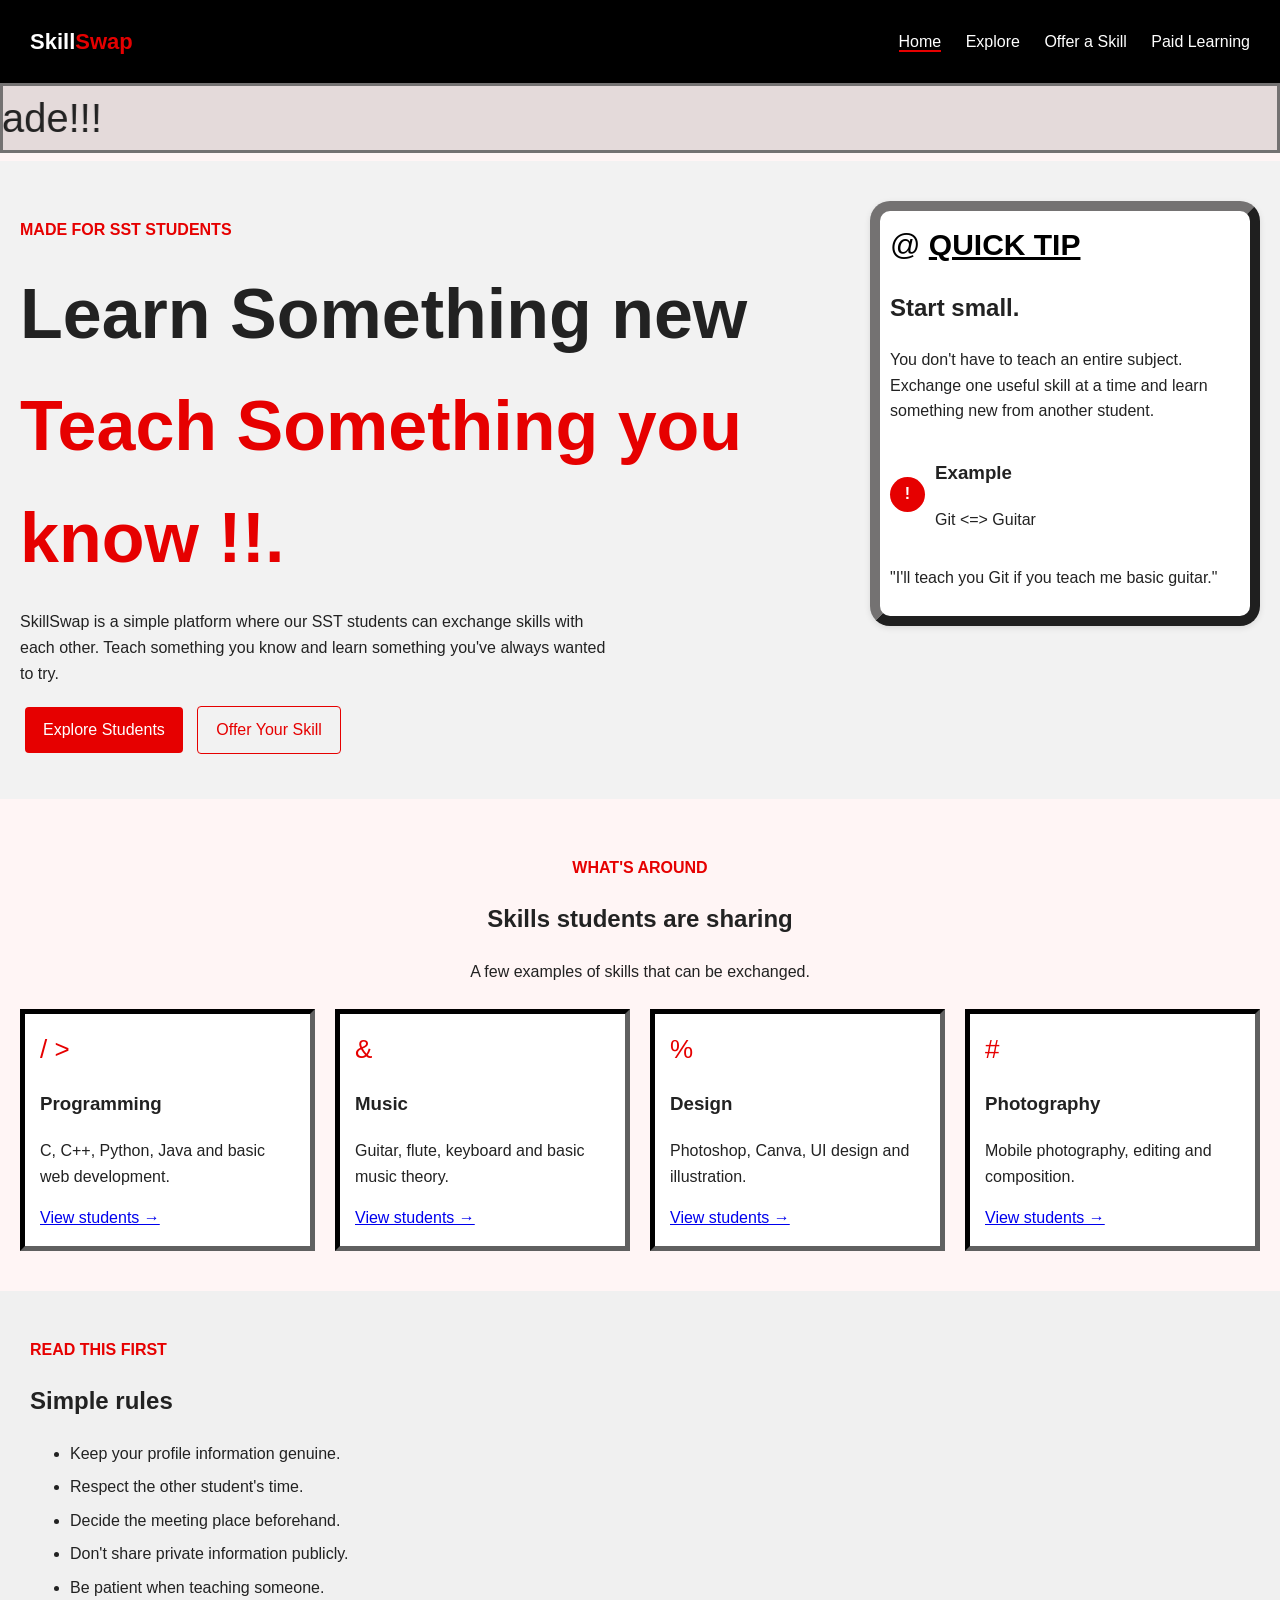
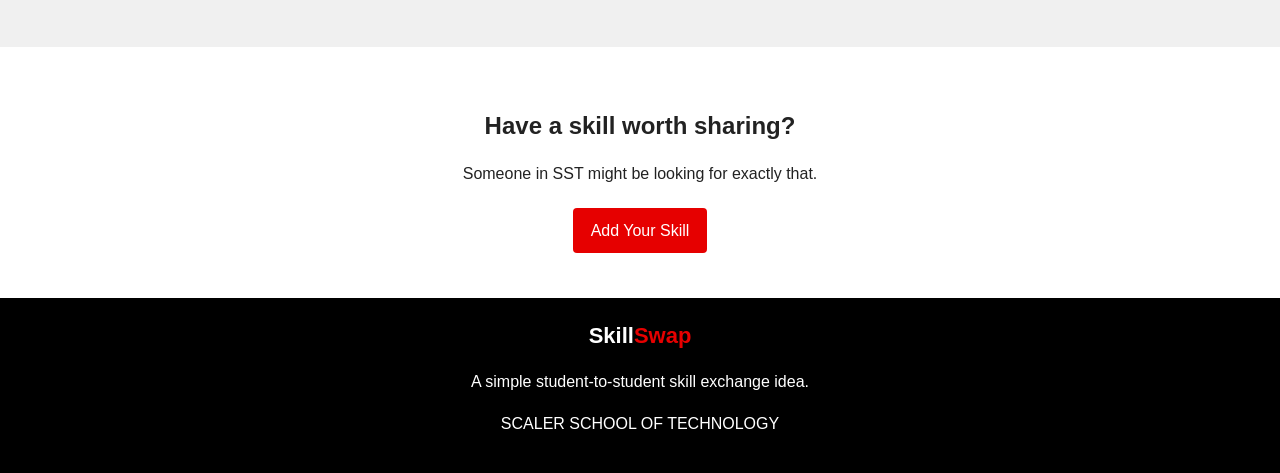
<file: index.html>
<!DOCTYPE html>
<html lang="en">

<head>
    <meta charset="UTF-8">
    <meta name="viewport" content="width=device-width, initial-scale=1.0">
    <title>SkillSwap | Student Skill Exchange</title>
    <link rel="stylesheet" href="style.css">
</head>

<body>
    <header class="h">
        <div class="logo">Skill<span>Swap</span></div>
        <nav class="navigation"> <a href="index.html" class="active">Home</a> <a href="explore.html">Explore</a> <a
                href="offer.html">Offer a Skill</a>  <a href="sell.html">Paid Learning</a></nav>
    </header>
    <main>
        <marquee direction="right"> Teach, Learn & Upgrade!!! </marquee>
        <section class="hero">
            <div class="hero-text">
                <p class="small-title">made for SST students</p>
                <h1> Learn Something new<br> <span>Teach Something you know !!.</span> </h1>
                <p class="intro"> SkillSwap is a simple platform where our SST students can exchange skills with each
                    other. Teach something you know and learn something you've always wanted to try. </p>
                <div class="hero-links"> <a href="explore.html" class="button">Explore Students</a> <a href="offer.html"
                        class="button outline">Offer Your Skill</a> </div>
            </div>
            <aside class="exchange">
                <div class="exchange-icon">@ <u><b>QUICK TIP</b></u></div>
                <h2>Start small.</h2>
                <p> You don't have to teach an entire subject. Exchange one useful skill at a time and learn something
                    new from another student. </p>
                <div class="exchange-person">
                    <div class="avatar">!</div>
                    <div>
                        <h3>Example</h3>
                        <p>Git <=> Guitar</p>
                    </div>
                </div>
                <p class="match"> "I'll teach you Git if you teach me basic guitar." </p>
            </aside>
        </section>
        <section class="section">
            <div class="title">
                <p class="small-title">what's around</p>
                <h2>Skills students are sharing</h2>
                <p>A few examples of skills that can be exchanged.</p>
            </div>
            <div class="grid">
                <article class="skill-card">
                    <div class="ssymbol">/ ></div>
                    <h3>Programming</h3>
                    <p>C, C++, Python, Java and basic web development.</p> <a href="explore.html">View students →</a>
                </article>
                <article class="skill-card">
                    <div class="ssymbol">&</div>
                    <h3>Music</h3>
                    <p>Guitar, flute, keyboard and basic music theory.</p> <a href="explore.html">View students →</a>
                </article>
                <article class="skill-card">
                    <div class="ssymbol">%</div>
                    <h3>Design</h3>
                    <p>Photoshop, Canva, UI design and illustration.</p> <a href="explore.html">View students →</a>
                </article>
                <article class="skill-card">
                    <div class="ssymbol">#</div>
                    <h3>Photography</h3>
                    <p>Mobile photography, editing and composition.</p> <a href="explore.html">View students →</a>
                </article>
            </div>
        </section>
        <section class="rule">
            <div>
                <p class="small-title">read this first</p>
                <h2>Simple rules</h2>
            </div>
            <ul class="rules">
                <li>Keep your profile information genuine.</li>
                <li>Respect the other student's time.</li>
                <li>Decide the meeting place beforehand.</li>
                <li>Don't share private information publicly.</li>
                <li>Be patient when teaching someone.</li>
            </ul>
        </section>
        <section class="share">
            <h2>Have a skill worth sharing?</h2>
            <p>Someone in SST might be looking for exactly that.</p> <a href="offer.html" class="button">Add Your
                Skill</a>
        </section>
    </main>
    <footer>
        <div class="foot">
            <div class="logo">Skill<span>Swap</span></div>
            <p>A simple student-to-student skill exchange idea.</p>
        
        <p class="copyright">SCALER SCHOOL OF TECHNOLOGY</p></div>
    </footer>
</body>

</html>
</file>
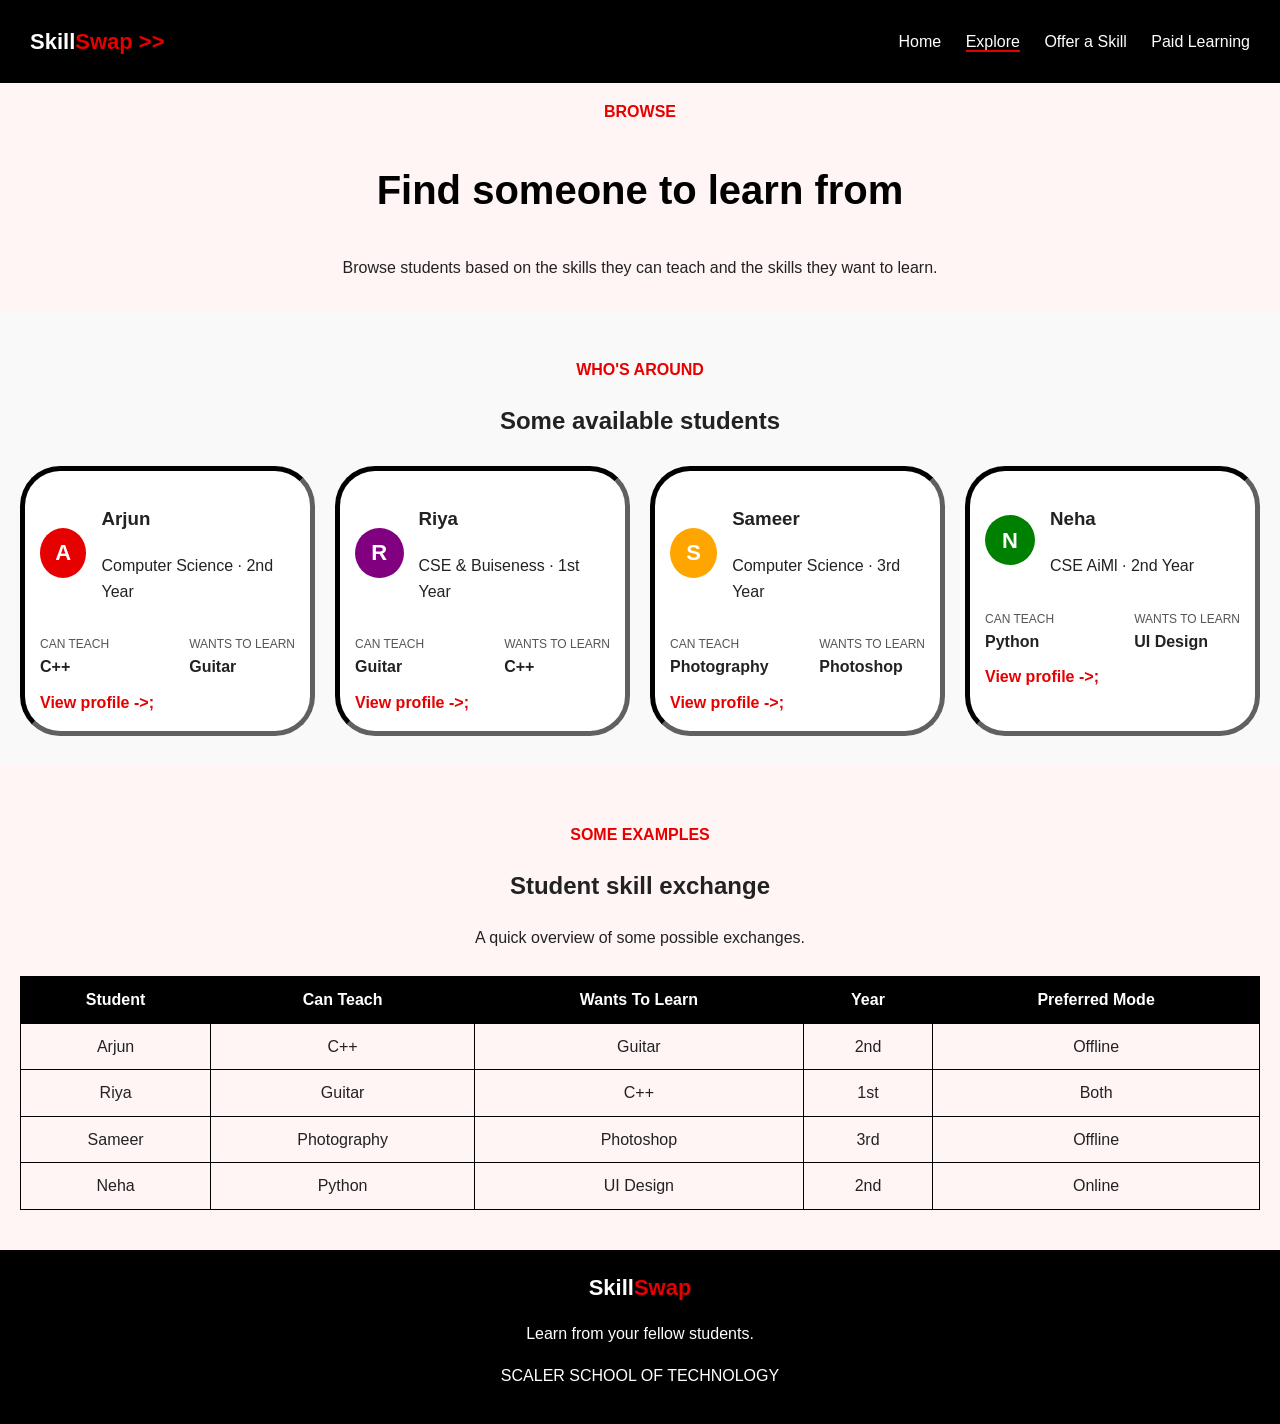
<file: explore.html>
<!DOCTYPE html>
<html lang="en">
<head>
    <meta charset="UTF-8">
    <meta name="viewport" content="width=device-width, initial-scale=1.0">
    <title>Explore Students | SkillSwap</title>
    <link rel="stylesheet" href="style.css">
</head>
<body>
<header class="h">
        <div class="logo">Skill<span>Swap >> </span></div>
        <nav class="navigation">
            <a href="index.html">Home</a>
            <a href="explore.html" class="active">Explore</a>
            <a href="offer.html">Offer a Skill</a>
             <a href="sell.html">Paid Learning</a>
        </nav>
    </header>
<main>
        <section class="heading">
            <p class="small-title">browse</p>
            <h1>Find someone to learn from</h1>
            <p>
                Browse students based on the skills they can teach
                and the skills they want to learn.
            </p>
        </section>
 <section class="section light-section" id="students">
            <div class="section-title">
                <p class="small-title">who's around</p>
                <h2>Some available students</h2>
            </div>

            <div class="student">
     <article class="studentcard">
                    <div class="studentheader">
                        <div class="large-avatar">A</div>
                        <div>
                            <h3>Arjun</h3>
                            <p>Computer Science · 2nd Year</p>
                        </div>
                    </div>
                    <div class="skills">
                        <div>
                            <span>CAN TEACH</span>
                            <strong>C++</strong>
                        </div>
                        <div>
                            <span>WANTS TO LEARN</span>
                            <strong>Guitar</strong>
                        </div>
                    </div>
                    <a href="#" class="profile-link">View profile ->;</a>
                </article>

                <article class="studentcard">
                    <div class="studentheader">
                        <div class="large-avatar purple">R</div>
                        <div>
                            <h3>Riya</h3>
                            <p>CSE & Buiseness · 1st Year</p>
                        </div>
                    </div>
                    <div class="skills">
                        <div>
                            <span>CAN TEACH</span>
                            <strong>Guitar</strong>
                        </div>
                        <div>
                            <span>WANTS TO LEARN</span>
                            <strong>C++</strong>
                        </div>
                    </div>
                    <a href="#" class="profile-link">View profile ->;</a>
                </article>

                <article class="studentcard">
                    <div class="studentheader">
                        <div class="large-avatar orange">S</div>
                        <div>
                            <h3>Sameer</h3>
                            <p>Computer Science · 3rd Year</p>
                        </div>
                    </div>
                    <div class="skills">
                        <div>
                            <span>CAN TEACH</span>
                            <strong>Photography</strong>
                        </div>
                        <div>
                            <span>WANTS TO LEARN</span>
                            <strong>Photoshop</strong>
                        </div>
                    </div>
                    <a href="#" class="profile-link">View profile ->;</a>
                </article>

                <article class="studentcard">
                    <div class="studentheader">
                        <div class="large-avatar green">N</div>
                        <div>
                            <h3>Neha</h3>
                            <p>CSE AiMl · 2nd Year</p>
                        </div>
                    </div>
                    <div class="skills">
                        <div>
                            <span>CAN TEACH</span>
                            <strong>Python</strong>
                        </div>
                        <div>
                            <span>WANTS TO LEARN</span>
                            <strong>UI Design</strong>
                        </div>
                    </div>
                    <a href="#" class="profile-link">View profile ->;</a>
                </article>

            </div>
        </section>
    <section class="section">
            <div class="section-title">
                <p class="small-title">some examples</p>
                <h2>Student skill exchange</h2>
                <p>A quick overview of some possible exchanges.</p>
            </div>

            <div class="table-container">
                <table>
                    <thead>
                        <tr>
                            <th>Student</th>
                            <th>Can Teach</th>
                            <th>Wants To Learn</th>
                            <th>Year</th>
                            <th>Preferred Mode</th>
                        </tr>
                    </thead>
                    <tbody>
                        <tr>
                            <td>Arjun</td>
                            <td>C++</td>
                            <td>Guitar</td>
                            <td>2nd</td>
                            <td>Offline</td>
                        </tr>
                        <tr>
                            <td>Riya</td>
                            <td>Guitar</td>
                            <td>C++</td>
                            <td>1st</td>
                            <td>Both</td>
                        </tr>
                        <tr>
                            <td>Sameer</td>
                            <td>Photography</td>
                            <td>Photoshop</td>
                            <td>3rd</td>
                            <td>Offline</td>
                        </tr>
                        <tr>
                            <td>Neha</td>
                            <td>Python</td>
                            <td>UI Design</td>
                            <td>2nd</td>
                            <td>Online</td>
                        </tr>
                    </tbody>
                </table>
            </div>
        </section>

    </main>
    <footer>
        <div class="foot">
            <div class="logo">Skill<span>Swap</span></div>
            <p>Learn from your fellow students.</p>
       
        <p class="copyright">SCALER SCHOOL OF TECHNOLOGY</p> </div>
    </footer>

</body>
</html>
</file>
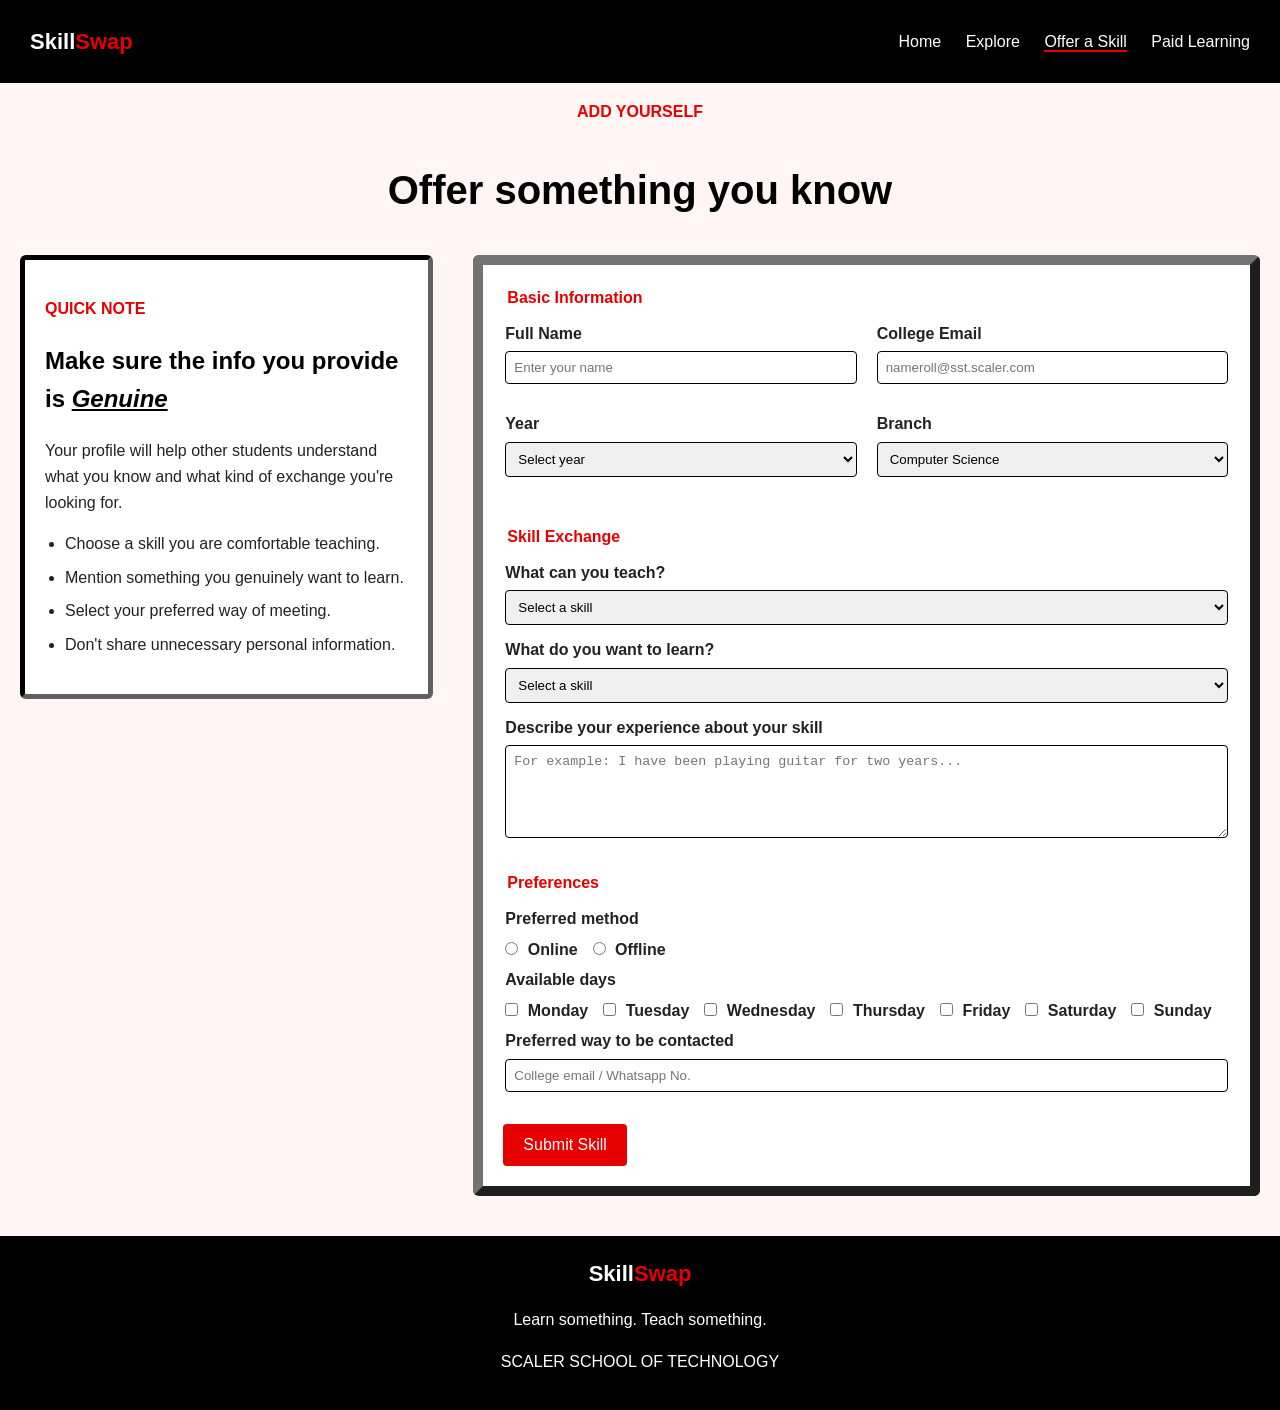
<file: offer.html>
<!DOCTYPE html>
<html lang="en">
<head>
    <meta charset="UTF-8">
    <meta name="viewport" content="width=device-width, initial-scale=1.0">
    <title>Offer Your Skill | SkillSwap</title>
    <link rel="stylesheet" href="style.css">
</head>
<body>

    <header class="h">
        <div class="logo">Skill<span>Swap</span></div>
        <nav class="navigation">
            <a href="index.html">Home</a>
            <a href="explore.html">Explore</a>
            <a href="offer.html" class="active">Offer a Skill</a>
             <a href="sell.html">Paid Learning</a>
        </nav>
    </header>
    <main>
        <section class="heading">
            <p class="small-title">add yourself</p>
            <h1>Offer something you know</h1>
        </section>

        <section class="form">

            <div class="info">
                <p class="small-title">quick note</p>
                <h2>Make sure the info you provide is <u><em>Genuine</em></u></h2>
                <p>
                    Your profile will help other students understand what you know
                    and what kind of exchange you're looking for.
                </p>

                <ul class="tips">
                    <li>Choose a skill you are comfortable teaching.</li>
                    <li>Mention something you genuinely want to learn.</li>
                    <li>Select your preferred way of meeting.</li>
                    <li>Don't share unnecessary personal information.</li>
                </ul>
            </div>

            <form class="skillform">

                <fieldset>
                    <legend>Basic Information</legend>

                    <div class="row">
                        <div class="group">
                            <label for="name">Full Name</label>
                            <input type="text" id="name" name="name" placeholder="Enter your name" required>
                        </div>
                        <div class="group">
                            <label for="email">College Email</label>
                            <input type="email" id="email" name="email" placeholder="nameroll@sst.scaler.com" required>
                        </div>
                    </div>

                    <div class="row">
                        <div class="group">
                            <label for="year">Year</label>
                            <select id="year" name="year">
                                <option value="">Select year</option>
                                <option>1st Year</option>
                                <option>2nd Year</option>
                                <option>3rd Year</option>
                                <option>4th Year</option>
                            </select>
                        </div>
                        <div class="group">
                            <label for="branch">Branch</label>
                            <select id="branch" name="Branch">
                                <option>Computer Science</option>
                                <option>CSE AiMl</option>
                                <option>CSE & Buiseness</option>
                            </select>
                        </div>
                    </div>
                </fieldset>

                <fieldset>
                    <legend>Skill Exchange</legend>

                    <div class="group">
                        <label for="teach">What can you teach?</label>
                        <select id="teach" name="teach">
                            <option value="">Select a skill</option>
                            <option>C / C++</option>
                            <option>Python</option>
                            <option>Web Development</option>
                            <option>Flute</option>
                            <option>Guitar</option>
                            <option>Photography</option>
                            <option>Graphic Design</option>
                            <option>Video Editing</option>
                            <option>Other</option>
                        </select>
                    </div>

                    <div class="group">
                        <label for="learn">What do you want to learn?</label>
                        <select id="learn" name="learn">
                            <option value="">Select a skill</option>
                            <option>C / C++</option>
                            <option>Python</option>
                            <option>Web Development</option>
                            <option>Flute</option>
                            <option>Guitar</option>
                            <option>Photography</option>
                            <option>Graphic Design</option>
                            <option>Video Editing</option>
                            <option>Other</option>
                        </select>
                    </div>

                    <div class="group">
                        <label for="description">Describe your experience about your skill</label>
                        <textarea id="description" name="description" rows="5"
                            placeholder="For example: I have been playing guitar for two years..."></textarea>
                    </div>
                </fieldset>

                <fieldset>
                    <legend>Preferences</legend>

                    <div class="group">
                        <p class="form-label">Preferred method</p>
                        <div class="radio-group">
                            <label><input type="radio" name="mode" value="online"> Online</label>
                            <label><input type="radio" name="mode" value="offline"> Offline</label>
                        </div>
                    </div>

                    <div class="group">
                        <p class="form-label">Available days</p>
                        <div class="checkbox-group">
                            <label><input type="checkbox" name="day" value="Monday"> Monday</label>
                            <label><input type="checkbox" name="day" value="Tuesday"> Tuesday</label>
                            <label><input type="checkbox" name="day" value="Wednesday"> Wednesday</label>
                            <label><input type="checkbox" name="day" value="Thursday"> Thursday</label>
                            <label><input type="checkbox" name="day" value="Friday"> Friday</label>
                            <label><input type="checkbox" name="day" value="Saturday"> Saturday</label>
                            <label><input type="checkbox" name="day" value="Sunday"> Sunday</label>
                        </div>
                    </div>

                    <div class="group">
                        <label for="contact">Preferred way to be contacted</label>
                        <input type="text" id="contact" name="contact" placeholder="College email / Whatsapp No.">
                    </div>
                </fieldset>

                <button type="submit" class="submit-button">Submit Skill</button>

            </form>
        </section>

    </main>

    <footer>
        <div class="foot">
            <div class="logo">Skill<span>Swap</span></div>
            <p>Learn something. Teach something.</p>
        
        <p class="copyright">SCALER SCHOOL OF TECHNOLOGY</p></div>
    </footer>
<script src="script.js"></script>
</body>
</html>
</file>
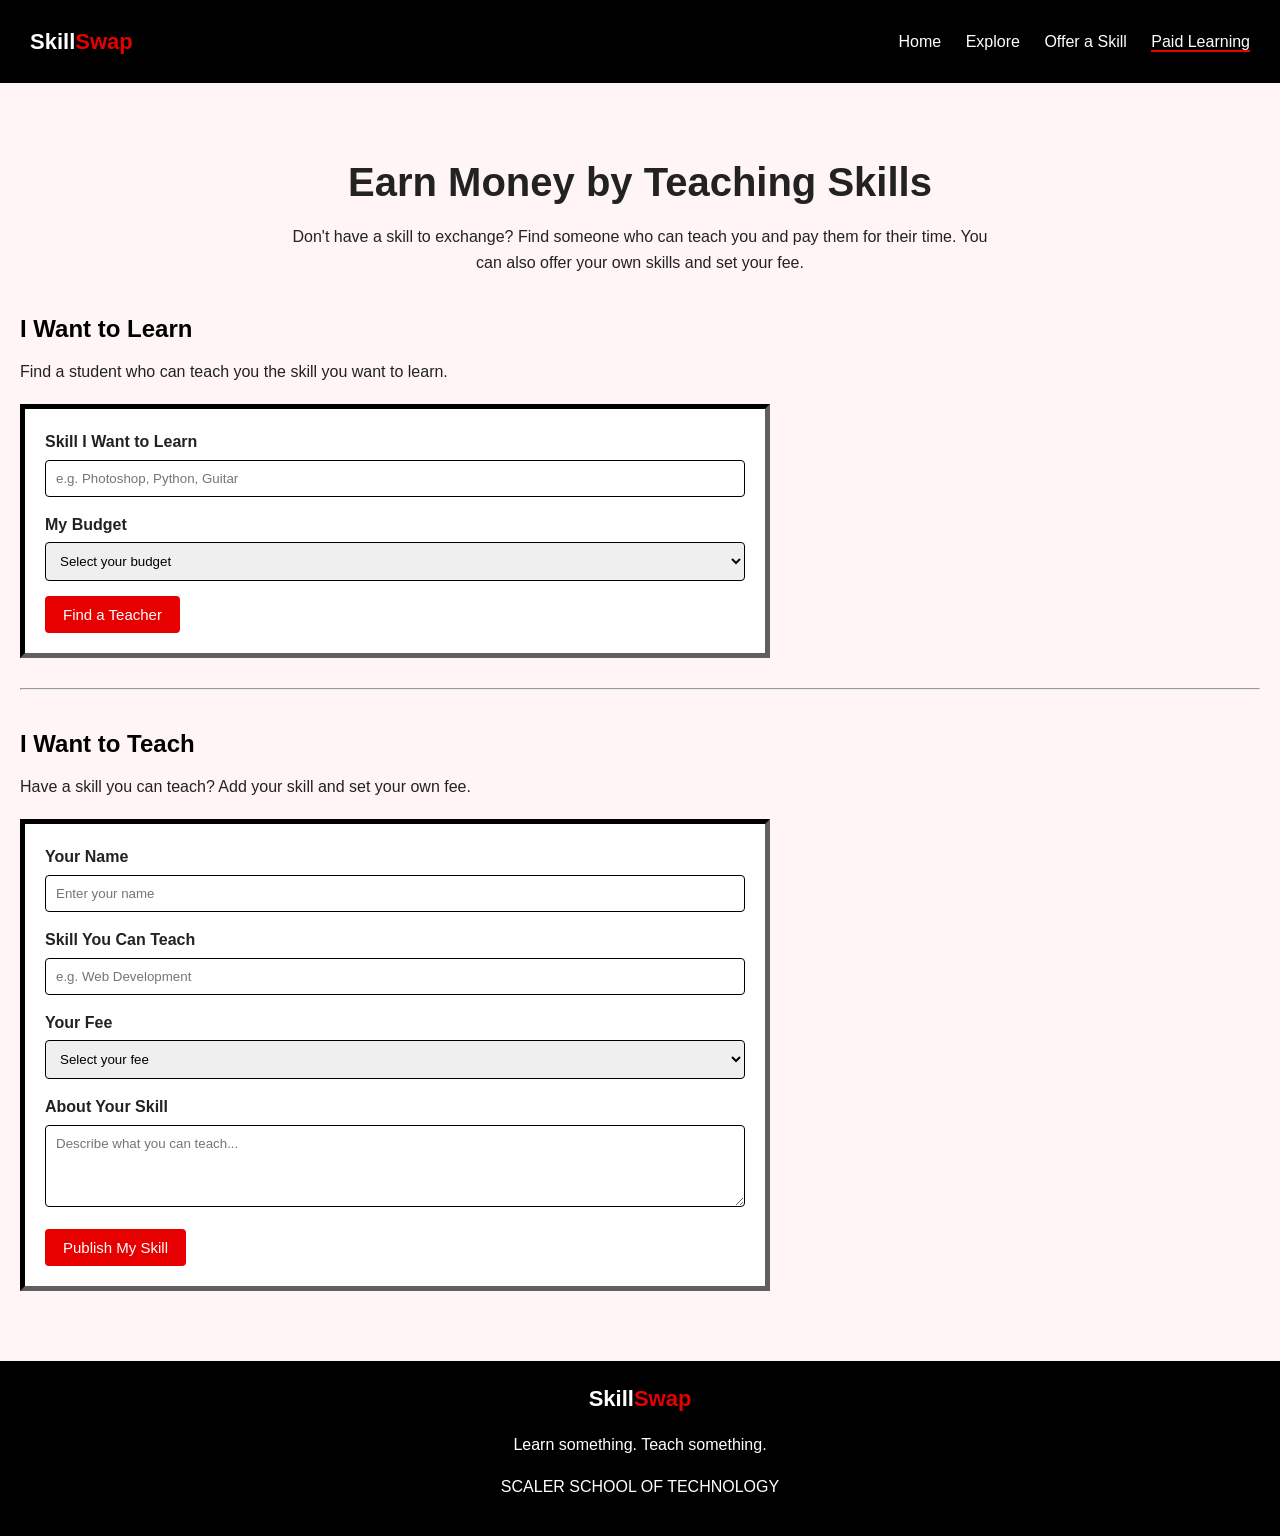
<file: sell.html>
<!DOCTYPE html>
<html lang="en">

<head>
    <meta charset="UTF-8">
    <meta name="viewport" content="width=device-width, initial-scale=1.0">
    <title>Paid Learning | SkillSwap</title>
    <link rel="stylesheet" href="style.css">
</head>

<body>
    <header class="h">
        <div class="logo"> Skill<span>Swap</span> </div>
        <nav class="navigation"> <a href="index.html">Home</a> <a href="explore.html">Explore</a> <a
                href="offer.html">Offer a Skill</a> <a href="sell.html" class="active">Paid Learning</a> </nav>
    </header>
    <main class="paid-learning">
        <h1>Earn Money by Teaching Skills</h1>
        <p> Don't have a skill to exchange? Find someone who can teach you and pay them for their time. You can also
            offer your own skills and set your fee. </p>
        <h2>I Want to Learn</h2>
        <p> Find a student who can teach you the skill you want to learn. </p>
        <form action="#" method="post"> <label for="learn-skill"> Skill I Want to Learn </label> <input type="text"
                id="learn-skill" name="learn-skill" placeholder="e.g. Photoshop, Python, Guitar" required> <label
                for="budget"> My Budget </label> <select id="budget" name="budget" required>
                <option value=""> Select your budget </option>
                <option value="100"> ₹100 / week </option>
                <option value="200"> ₹200 / week </option>
                <option value="300"> ₹300 / week </option>
                <option value="500"> ₹500 / week </option>
                <option value="any"> Any price </option>
            </select> <button type="submit"> Find a Teacher </button> </form>
        <hr>
        <h2>I Want to Teach</h2>
        <p> Have a skill you can teach? Add your skill and set your own fee. </p>
        <form action="#" method="post"> <label for="teacher-name"> Your Name </label> <input type="text"
                id="teacher-name" name="teacher-name" placeholder="Enter your name" required> <label for="teach-skill">
                Skill You Can Teach </label> <input type="text" id="teach-skill" name="teach-skill"
                placeholder="e.g. Web Development" required> <label for="fee"> Your Fee </label> <select id="fee"
                name="fee" required>
                <option value=""> Select your fee </option>
                <option value="100"> ₹100 / week </option>
                <option value="200"> ₹200 / week </option>
                <option value="300"> ₹300 / week </option>
                <option value="500"> ₹500 / week </option>
            </select> <label for="description"> About Your Skill </label> <textarea id="description" name="description"
                rows="4" placeholder="Describe what you can teach..." required></textarea> <button type="submit">
                Publish My Skill </button> </form>
   
    </main>
   <footer>
        <div class="foot">
            <div class="logo">Skill<span>Swap</span></div>
            <p>Learn something. Teach something.</p>
      
        <p class="copyright">SCALER SCHOOL OF TECHNOLOGY</p>  </div>
    </footer>
</body>

</html>
</file>
<file: style.css>
body {
  margin: 0;
  font-family: Arial, sans-serif;
  background: #fff5f5;
  color: #222;
  line-height: 1.6;
}

marquee {
  font-size: 40px;
  border: 3px solid #747272;
  font-family: Impact, Haettenschweiler, 'Arial Narrow Bold', sans-serif;
  background: #e4dada;
}

.small-title {
  color: #e60000;
  text-transform: uppercase;
  font-weight: bold;
}
.h {
  position: sticky;
  top: 0;

  background: #000;
  color: #fff;
  padding: 24px 30px;
  display: flex;
  justify-content: space-between;
  align-items: center;
}

.logo {
  font-size: 22px;
  font-weight: bold;
}

.logo span {
  color: #e60000;
}

.navigation a {
  color: #fff;
  text-decoration: none;
  margin-left: 20px;
}

.navigation a:hover {
  color: #e60000;
}

.navigation a.active {
  border-bottom: 2px solid #e60000;
}
.button {
  display: inline-block;
  padding: 10px 18px;
  margin: 5px;
  background: #e60000;
  color: #fff;
  text-decoration: none;
  border-radius: 4px;
}

.button:hover {
  background: #990000;
}

.button.outline {
  background: transparent;
  border: 1px solid #e60000;
  color: #e60000;
}

.button.outline:hover {
  background: #e60000;
  color: #fff;
}
.hero {
  display: flex;
  justify-content: space-between;
  align-items: flex-start;
  padding: 40px 20px;
  background: #f2f2f2;
}

.hero-text {
  flex: 2;
  padding-right: 30px;
}

.hero h1 {
  font-size: 70px;
  margin: 5px 0 15px 0;
}

.hero h1 span {
  color: #e60000;
}

.intro {
  max-width: 600px;
  margin: 0 0 15px 0;
}

.hero-links {
  margin-top: 10px;
}

.exchange {
  flex: 1;
  background: #fff;
  border: 10px outset #747272;
  padding: 10px;
  max-width: 350px;
  border-radius: 20px;
  box-shadow: 0 2px 6px rgba(0, 0, 0, 0.1);
}

.exchange-icon {
  font-size: 30px;
  margin-bottom: 10px;
  color: #000;
}

.exchange-person {
  display: flex;
  align-items: center;
  margin-top: 15px;
}

.avatar {
  background: #e60000;
  color: #fff;
  font-weight: bold;
  border-radius: 50%;
  width: 35px;
  height: 35px;
  display: flex;
  justify-content: center;
  align-items: center;
  margin-right: 10px;
}

.section {
  padding: 40px 20px;
}
.title,
.section-title {
  text-align: center;
  margin-bottom: 25px;
}

.grid {
  display: grid;
  grid-template-columns: repeat(auto-fit, minmax(200px, 1fr));
  gap: 20px;
}

.skill-card {
  background: #fff;
  border: 5px inset #0c0c0c;
  padding: 15px;
  transition: transform 0.2s;
}

.skill-card:hover {
  transform: scale(1.03);
}

.ssymbol {
  font-size: 26px;
  margin-bottom: 10px;
  color: #e60000;
}

.rule {
  padding: 30px;
  background: #f0f0f0;
}

.rules li {
  margin: 8px 0;
}

.share {
  text-align: center;
  padding: 40px 20px;
  background: #fff;
}

.share h2 {
  margin-bottom: 10px;
}


.foot {
  background: #000;
  color: #fff;
  text-align: center;
  padding: 20px;
}

.heading {
  text-align: center;
  margin-bottom: 30px;
}

.heading h1 {
  font-size: 40px;
  color: #000;
}


.light-section {
  background: #f9f9f9;
  border-radius: 6px;
  padding: 30px 20px;
}

.student {
  display: grid;
  grid-template-columns: repeat(auto-fit, minmax(250px, 1fr));
  gap: 20px;
}

.studentcard {
  background: #fff;
  border: 5px inset #0c0c0c;
  padding: 15px;
  border-radius: 40px;
  transition: transform 0.2s;
}

.studentcard:hover {
  transform: scale(1.03);
}

.studentheader {
  display: flex;
  align-items: center;
  margin-bottom: 15px;
}

.large-avatar {
  width: 50px;
  height: 50px;
  border-radius: 50%;
  background: #e60000;
  color: #fff;
  font-weight: bold;
  font-size: 22px;
  display: flex;
  justify-content: center;
  align-items: center;
  margin-right: 15px;
}

.large-avatar.purple { background: purple; }
.large-avatar.orange { background: orange; }
.large-avatar.green  { background: green; }

.skills {
  display: flex;
  justify-content: space-between;
  margin-bottom: 10px;
}

.skills span {
  display: block;
  font-size: 12px;
  color: #555;
}

.profile-link {
  color: #e60000;
  text-decoration: none;
  font-weight: bold;
}

.profile-link:hover {
  text-decoration: underline;
}

.table-container {
  overflow-x: auto;
  margin-top: 20px;
}

table {
  width: 100%;
  border-collapse: collapse;
}

thead {
  background: #000;
  color: #fff;
}

th, td {
  border: 1px solid #000;
  padding: 10px;
  text-align: center;
}
.form {
  display: flex;
  gap: 40px;
  align-items: flex-start;
  padding: 0 20px 40px;
}

.info {
  flex: 1;
  background: #fff;
  border: 5px inset #0c0c0c;
  padding: 20px;
  border-radius: 6px;
}

.info h2 {
  color: #000;
}

.tips {
  margin-top: 15px;
  padding-left: 20px;
}

.tips li {
  margin-bottom: 8px;
}

.skillform {
  flex: 2;
  background: #fff;
  border: 10px outset #747272;
  padding: 20px;
  border-radius: 6px;
}

fieldset {
  border: none;
  margin-bottom: 20px;
  padding: 0;
}

legend {
  font-weight: bold;
  color: #e60000;
  margin-bottom: 10px;
}

.row {
  display: flex;
  gap: 20px;
  margin-bottom: 15px;
}

.group {
  flex: 1;
  display: flex;
  flex-direction: column;
}

.form-label {
  font-weight: bold;
  margin: 0 0 5px;
}

label {
  margin-bottom: 5px;
  font-weight: bold;
}

input, select, textarea {
  padding: 8px;
  border: 1px solid #000;
  border-radius: 4px;
  margin-bottom: 12px;
}

input:focus, select:focus, textarea:focus {
  border-color: #e60000;
  outline: none;
}

.radio-group, .checkbox-group {
  display: flex;
  flex-wrap: wrap;
  gap: 15px;
}

.radio-group input,
.checkbox-group input {
  margin: 0 5px 0 0;
  padding: 0;
}

.submit-button {
  background: #e60000;
  color: #fff;
  padding: 12px 20px;
  border: none;
  border-radius: 4px;
  font-size: 16px;
  cursor: pointer;
}

.submit-button:hover {
  background: #990000;
}
.paid-learning {
  padding: 40px 20px;
}

.paid-learning > h1 {
  text-align: center;
  font-size: 40px;
  margin-bottom: 10px;
}

.paid-learning > p {
  text-align: center;
  max-width: 700px;
  margin: 0 auto 35px;
}

.paid-learning > h2 {
  color: #000;
  margin-top: 35px;
  margin-bottom: 10px;
}

.paid-learning > h2 + p {
  text-align: left;
  margin: 0 0 20px;
}

.paid-learning form {
  background: #fff;
  border: 5px inset #0c0c0c;
  padding: 20px;
  margin-bottom: 30px;
  max-width: 700px;
}

.paid-learning form label {
  display: block;
  margin-bottom: 5px;
  font-weight: bold;
}

.paid-learning form input,
.paid-learning form select,
.paid-learning form textarea {
  width: 100%;
  box-sizing: border-box;
  padding: 10px;
  border: 1px solid #000;
  border-radius: 4px;
  margin-bottom: 15px;
  font-family: Arial, sans-serif;
}

.paid-learning form input:focus,
.paid-learning form select:focus,
.paid-learning form textarea:focus {
  border-color: #e60000;
  outline: none;
}

.paid-learning form button {
  background: #e60000;
  color: #fff;
  border: none;
  padding: 10px 18px;
  border-radius: 4px;
  cursor: pointer;
  font-size: 15px;
}

.paid-learning form button:hover {
  background: #990000;
}

@media (max-width: 850px) {
  .hero,
  .form {
    flex-direction: column;
  }

  .hero-text {
    padding-right: 0;
  }

  .exchange {
    max-width: 100%;
  }

  .hero h1 {
    font-size: 4rem;
  }
}

@media (max-width: 600px) {
  .h {
    flex-direction: column;
    gap: 12px;
    padding: 18px 10px;
  }

  .navigation {
    display: flex;
    flex-wrap: wrap;
    justify-content: center;
    gap: 12px;
  }

  .navigation a {
    margin-left: 0;
  }

  .hero h1 {
    font-size: 3rem;
  }

  .row {
    flex-direction: column;
    gap: 0;
  }

  .skillform {
    padding: 15px;
  }

  .paid-learning {
    padding: 25px 15px;
  }

  .paid-learning > h1 {
    font-size: 32px;
  }

  .paid-learning form {
    padding: 15px;
  }
}
</file>
